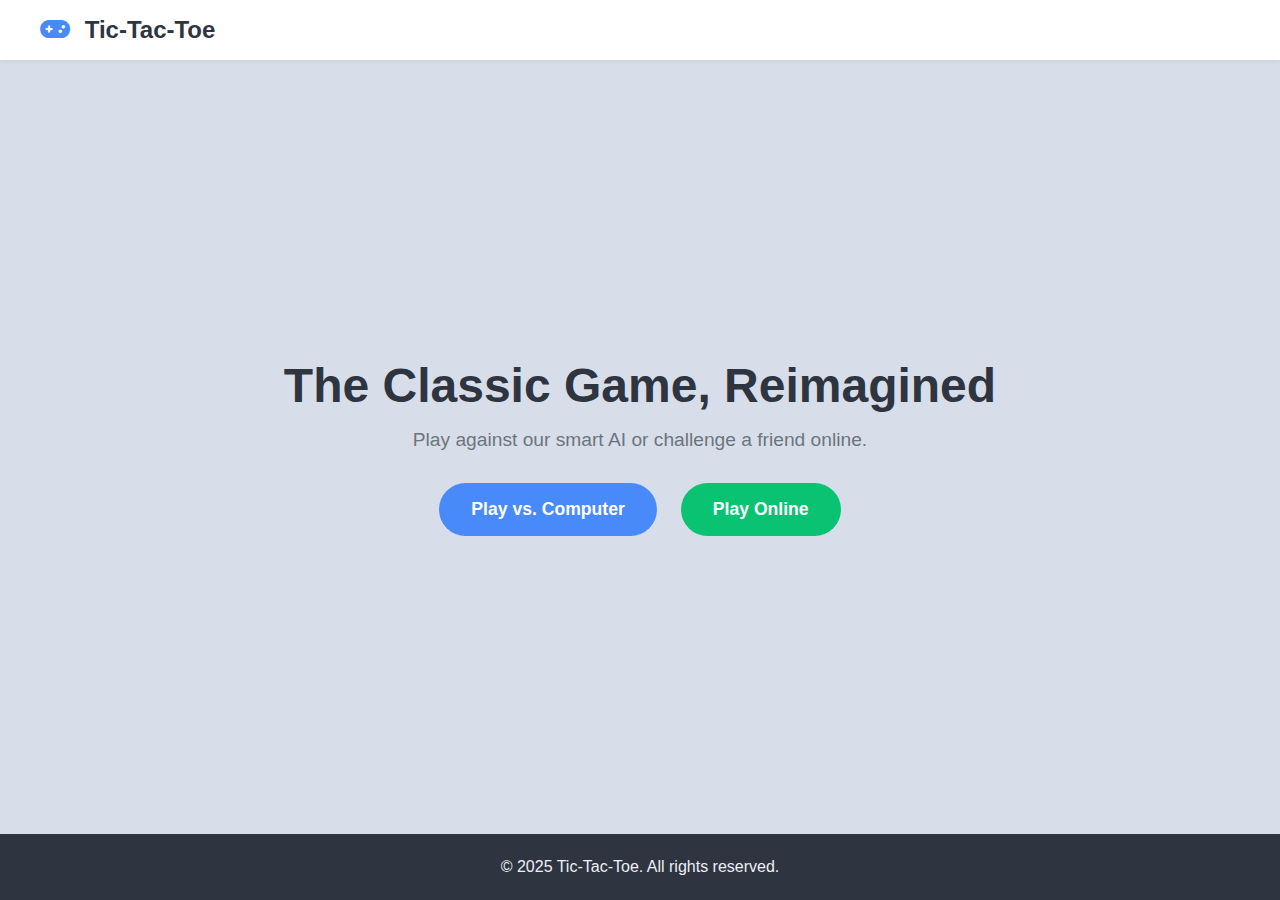
<file: index.html>
<!DOCTYPE html>
<html lang="en">
<head>
    <meta charset="UTF-8">
    <meta name="viewport" content="width=device-width, initial-scale=1.0">
    <title>Tic-Tac-Toe Home</title>
    <link rel="stylesheet" href="style.css">
    <link rel="stylesheet" href="https://cdnjs.cloudflare.com/ajax/libs/font-awesome/6.0.0-beta3/css/all.min.css">
</head>
<body>

    <nav class="navbar">
        <div class="navbar-container">
            <a href="index.html" class="navbar-logo">
                <i class="fas fa-gamepad"></i> Tic-Tac-Toe
            </a>
        </div>
    </nav>

    <main class="main-content">
        <div class="hero-container">
            <h1>The Classic Game, Reimagined</h1>
            <p class="subtitle">Play against our smart AI or challenge a friend online.</p>
            <div class="button-container">
                <a href="playWComp.html" class="btn btn-primary">Play vs. Computer</a>
                <a href="auth.html" class="btn btn-secondary">Play Online</a>
            </div>
        </div>
    </main>

    <footer class="footer">
        <p>&copy; 2025 Tic-Tac-Toe. All rights reserved.</p>
    </footer>

</body>
</html>
</file>
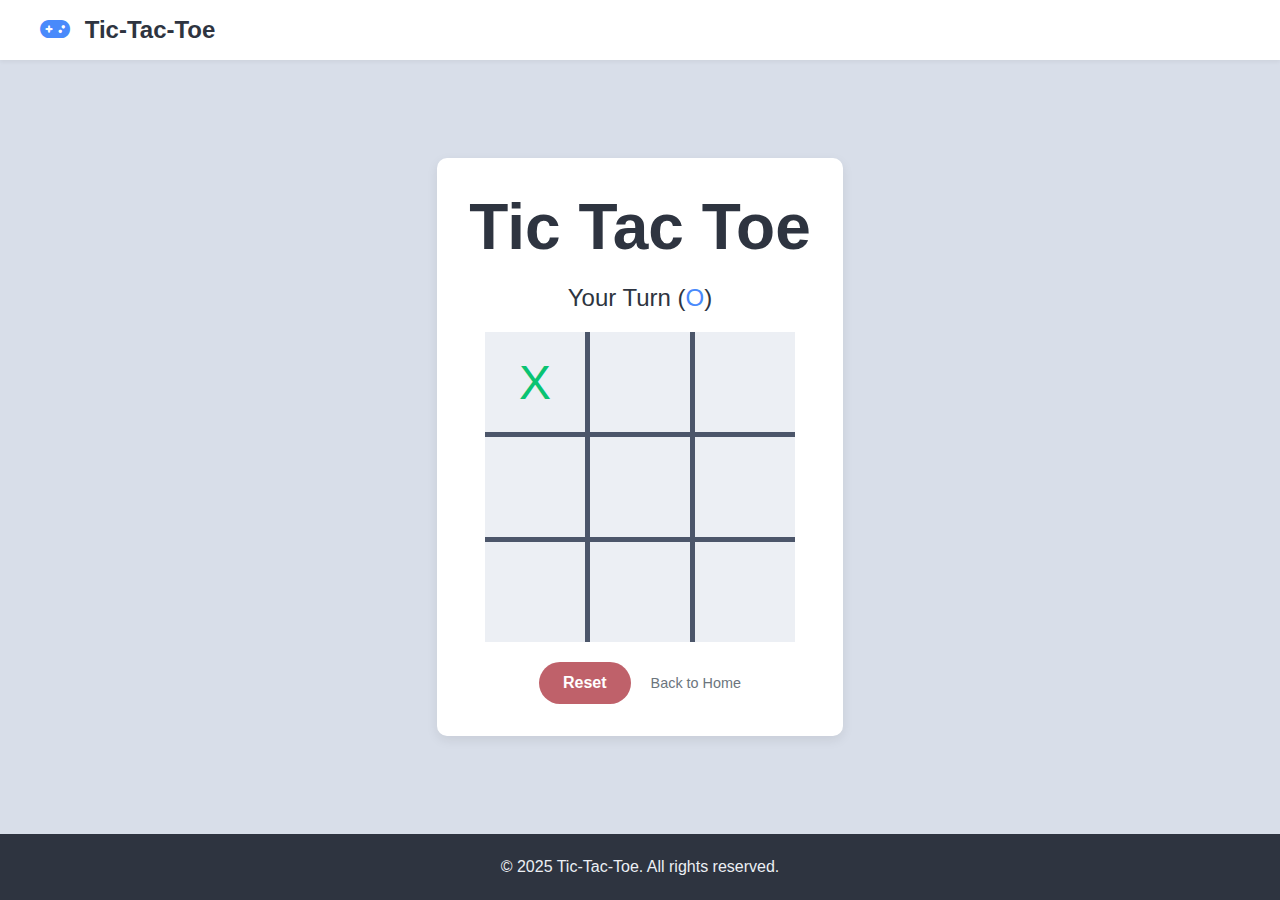
<file: playWComp.html>
<!DOCTYPE html>
<html lang="en">
<head>
    <meta charset="UTF-8">
    <meta name="viewport" content="width=device-width, initial-scale=1.0">
    <title>Tic-Tac-Toe vs. Computer</title>
    <link rel="stylesheet" href="style.css">
    <link rel="stylesheet" href="game.css">
    <link rel="stylesheet" href="https://cdnjs.cloudflare.com/ajax/libs/font-awesome/6.0.0-beta3/css/all.min.css">
</head>
<body>

    <nav class="navbar">
        <div class="navbar-container">
            <a href="index.html" class="navbar-logo">
                <i class="fas fa-gamepad"></i>
                Tic-Tac-Toe
            </a>
        </div>
    </nav>

    <main class="main-content">
        <div class="game-wrapper">
            <section class="title">
                <h1>Tic Tac Toe</h1>
            </section>
            <section class="display">
                Let's Play!
            </section>
            <section class="container">
                <div class="tile"></div>
                <div class="tile"></div>
                <div class="tile"></div>
                <div class="tile"></div>
                <div class="tile"></div>
                <div class="tile"></div>
                <div class="tile"></div>
                <div class="tile"></div>
                <div class="tile"></div>
            </section>
            <section class="display announcer hide"></section>
            <section class="controls">
                <button id="reset" class="btn btn-reset">Reset</button>
                <a href="index.html" class="back-link">Back to Home</a>
            </section>
        </div>
    </main>

    <footer class="footer">
        <p>&copy; 2025 Tic-Tac-Toe. All rights reserved.</p>
    </footer>

    <script src="playWComp.js"></script>
</body>
</html>
</file>
<file: style.css>
/* In style.css */

/* General Styling & Variables */
:root {
    --primary-color: #498AFB;
    --secondary-color: #09C372;
    --dark-color: #2e3440;
    --light-color: #eceff4;
    --body-bg-color: #d8dee9;
}

* {
    box-sizing: border-box;
    margin: 0;
    padding: 0;
}

body {
    font-family: 'Arial', sans-serif;
    background-color: var(--body-bg-color);
    color: var(--dark-color);
    display: flex;
    flex-direction: column;
    min-height: 100vh;
}

/* Navbar Styling */
.navbar {
    background-color: white;
    padding: 1rem 2rem;
    box-shadow: 0 2px 4px rgba(0,0,0,0.05);
}

.navbar-container {
    display: flex;
    justify-content: space-between;
    align-items: center;
    max-width: 1200px;
    margin: 0 auto;
}

.navbar-logo {
    color: var(--dark-color);
    text-decoration: none;
    font-size: 1.5rem;
    font-weight: bold;
}

.navbar-logo .fa-gamepad {
    margin-right: 0.5rem;
    color: var(--primary-color);
}

/* Main Content & Hero Section */
.main-content {
    flex-grow: 1; /* Pushes the footer down */
    display: flex;
    justify-content: center;
    align-items: center;
    text-align: center;
    padding: 2rem;
}

.hero-container h1 {
    font-size: 3rem;
    margin-bottom: 1rem;
}

.hero-container .subtitle {
    font-size: 1.2rem;
    color: #6c757d;
    margin-bottom: 2rem;
}

/* Button Styling */
.button-container {
    display: flex;
    justify-content: center;
    gap: 1.5rem; /* Space between buttons */
}

.btn {
    display: inline-block;
    padding: 1rem 2rem;
    font-size: 1.1rem;
    font-weight: bold;
    border-radius: 50px; /* Rounded buttons */
    text-decoration: none;
    cursor: pointer;
    transition: transform 0.2s ease, box-shadow 0.2s ease;
    border: none;
}

.btn:hover {
    transform: translateY(-3px);
    box-shadow: 0 4px 12px rgba(0,0,0,0.1);
}

.btn-primary {
    background-color: var(--primary-color);
    color: white;
}

.btn-secondary {
    background-color: var(--secondary-color);
    color: white;
}

/* Footer Styling */
.footer {
    background-color: var(--dark-color);
    color: var(--light-color);
    text-align: center;
    padding: 1.5rem;
    margin-top: auto; /* Pushes footer to the bottom */
}

/* Add this to style.css */

.user-controls {
    display: flex;
    align-items: center;
    gap: 1rem;
}

#user-display-name {
    font-weight: bold;
}

#logout-btn {
    padding: 0.5rem 1rem;
    font-size: 0.9rem;
    border-radius: 8px;
}

/* Add this to the end of style.css */

/* --- Dashboard Layout --- */

.dashboard-layout {
    display: flex;
    flex-grow: 1; /* This makes the layout fill the space between the navbar and footer */
}

.sidebar {
    width: 250px;
    background-color: #fff;
    padding: 1.5rem;
    border-right: 1px solid #e5e9f0;
    flex-shrink: 0; /* Prevents the sidebar from shrinking */
}

.sidebar-nav ul {
    list-style: none;
    padding: 0;
    margin: 0;
}

.sidebar-nav li a {
    display: flex;
    align-items: center;
    color: #4c566a;
    text-decoration: none;
    padding: 0.8rem 1rem;
    border-radius: 8px;
    margin-bottom: 0.5rem;
    font-weight: 500;
    transition: background-color 0.2s ease, color 0.2s ease;
}

.sidebar-nav li a .fas {
    margin-right: 1rem;
    width: 20px; /* Aligns the text by giving icons a fixed width */
    color: #6c757d;
}

.sidebar-nav li a:hover {
    background-color: #f8f9fa;
    color: var(--dark-color);
}

.sidebar-nav li a.active {
    background-color: var(--primary-color);
    color: white;
}

.sidebar-nav li a.active .fas {
    color: white;
}

.dashboard-content {
    flex-grow: 1;
    padding: 2rem;
    background-color: #f8f9fa;
    display: flex;
    justify-content: center;
    align-items: center;
    flex-direction: column; 
}

.dashboard-content h1 {
    font-size: 2.5rem;
    margin-bottom: 0.5rem;
}

/* Add this to the end of style.css */

/* --- Dashboard Stats --- */
.stats-container {
    display: flex;
    gap: 1.5rem;
    margin-top: 2rem;
}

.stat-card {
    background-color: #fff;
    padding: 1.5rem;
    border-radius: 8px;
    border: 1px solid #e5e9f0;
    flex-grow: 1;
    text-align: center;
}

.stat-card h2 {
    font-size: 1rem;
    color: #6c757d;
    margin-bottom: 0.5rem;
}

.stat-card p {
    font-size: 2.5rem;
    font-weight: bold;
    color: var(--dark-color);
}

/* In game.css */
/* This file now ONLY styles the game board and its controls. */

:root {
    --player-X-color: #09C372;
    --player-O-color: #498AFB;
}

/* A wrapper for the game content */
.game-wrapper {
    text-align: center;
}

.title {
    font-size: 2em;
    color: var(--dark-color);
    margin-bottom: 20px;
}

.display {
    font-size: 1.5em;
    margin-bottom: 20px;
}

.playerX {
    color: var(--player-X-color);
}

.playerO {
    color: var(--player-O-color);
}

.container {
    display: grid;
    height: 310px;
    width: 310px;
    grid-template-columns: repeat(3, 100px);
    grid-template-rows: repeat(3, 100px);
    gap: 5px;
    background-color: #4c566a;
    border-radius: 5px;
    margin: 0 auto; /* Center the container within the wrapper */
}

.tile {
    width: 100px;
    height: 100px;
    background-color: var(--light-color);
    display: flex;
    justify-content: center;
    align-items: center;
    font-size: 3em;
    cursor: pointer;
}

.tile.playerX {
    color: var(--player-X-color);
}

.tile.playerO {
    color: var(--player-O-color);
}

.announcer.hide {
    display: none;
}

.controls {
    margin-top: 20px;
    display: flex;
    justify-content: center;
    align-items: center;
    gap: 20px;
}

/* Custom style for the reset button */
.btn-reset {
    background-color: #bf616a;
    color: white;
    padding: 0.75rem 1.5rem; /* Slightly smaller than main buttons */
    font-size: 1rem;
}

.back-link {
    color: #6c757d;
    text-decoration: none;
    font-size: 0.9rem;
}
.back-link:hover {
    color: var(--primary-color);
}

/* Add this to the end of style.css */

/* --- Scoreboard Styling --- */
.scoreboard {
    display: flex;
    justify-content: space-around;
    width: 100%;
    max-width: 310px; /* Match the game board width */
    margin: 0 auto 1rem auto;
    background-color: #fff;
    padding: 0.75rem;
    border-radius: 8px;
    border: 1px solid #e5e9f0;
}

.score {
    font-size: 1.1rem;
    font-weight: bold;
}

/* Add this to the end of style.css */

/* --- Join Game Form Styling --- */
.join-form {
    display: flex;
    justify-content: center;
    align-items: center;
    gap: 1rem;
    margin-top: 2rem;
}

.join-form input {
    padding: 1rem;
    border: 1px solid #d8dee9;
    border-radius: 8px;
    font-size: 1.5rem;
    width: 180px;
    text-align: center;
    font-weight: bold;
    letter-spacing: 3px;
    background-color: #fff;
}

.join-form input:focus {
    outline: none;
    border-color: var(--primary-color);
    box-shadow: 0 0 0 3px rgba(73, 138, 251, 0.2);
}

.join-form .btn {
    padding: 1rem 2rem; /* Make button height match input */
}

/* Add this to the end of style.css */

/* --- Polished Game Screen Layout --- */

.game-wrapper {
    background-color: #fff;
    padding: 2rem;
    border-radius: 10px;
    box-shadow: 0 4px 12px rgba(0,0,0,0.08);
    text-align: center;
    max-width: 450px;
}

/* Style the main status text (e.g., "Your Turn") */
.game-wrapper #game-status-display {
    font-size: 1.5rem;
    font-weight: bold;
    margin-bottom: 0.5rem;
    min-height: 2.2rem; /* Prevents layout shifts when text changes */
}

/* Style the secondary text (Game ID) */
.game-wrapper p {
    font-size: 0.9rem;
    color: #6c757d;
    margin-bottom: 1.5rem;
}

/* Add some space above the game board */
.game-wrapper .container {
    margin-top: 1rem;
    margin-bottom: 1rem;
}

/* Refine the scoreboard appearance */
.scoreboard {
    border: none;
    background-color: #f8f9fa;
    margin-bottom: 1.5rem;
}

/* --- Make game control buttons a uniform size --- */
.permanent-controls .btn {
    padding: 0.75rem 1.5rem;
    font-size: 1rem;
}

/* Add this to the end of style.css */

/* --- Responsive Dashboard --- */

/* Hide the menu button on large screens by default */
.menu-toggle {
    display: none;
    background: none;
    border: none;
    color: var(--dark-color);
    font-size: 1.5rem;
    cursor: pointer;
    margin-right: 1rem;
}

/* Media query for screens 768px or smaller */
@media (max-width: 768px) {
    /* Show the menu button */
    .menu-toggle {
        display: block;
    }
    
    /* Style the sidebar for mobile */
    .sidebar {
        position: fixed; /* Position it over the content */
        top: 0;
        left: 0;
        height: 100%;
        z-index: 1000; /* Make sure it's on top */
        transform: translateX(-100%); /* Hide it off-screen to the left */
        transition: transform 0.3s ease-in-out;
    }

    /* This class will be added by JavaScript to show the sidebar */
    .sidebar.active {
        transform: translateX(0);
    }
}
</file>
<file: game.css>
/* In game.css */
/* This file now ONLY styles the game board and its controls. */

:root {
    --player-X-color: #09C372;
    --player-O-color: #498AFB;
}

.title {
    font-size: 2em;
    color: var(--dark-color);
    margin-bottom: 20px;
}

.display {
    font-size: 1.5em;
    margin-bottom: 20px;
}

.playerX {
    color: var(--player-X-color);
}

.playerO {
    color: var(--player-O-color);
}

.container {
    display: grid;
    grid-template-columns: repeat(3, 100px);
    grid-template-rows: repeat(3, 100px);
    gap: 5px;
    background-color: #4c566a;
    border-radius: 5px;
}

.tile {
    width: 100px;
    height: 100px;
    background-color: var(--light-color);
    display: flex;
    justify-content: center;
    align-items: center;
    font-size: 3em;
    cursor: pointer;
}

.tile.playerX {
    color: var(--player-X-color);
}

.tile.playerO {
    color: var(--player-O-color);
}

.announcer.hide {
    display: none;
}

.controls {
    margin-top: 20px;
    display: flex;
    justify-content: center;
    align-items: center;
    gap: 20px;
}

.btn-reset {
    background-color: #bf616a;
    color: white;
    padding: 0.75rem 1.5rem;
    font-size: 1rem;
}

.back-link {
    color: #6c757d;
    text-decoration: none;
    font-size: 0.9rem;
}
.back-link:hover {
    color: var(--primary-color);
}
</file>
